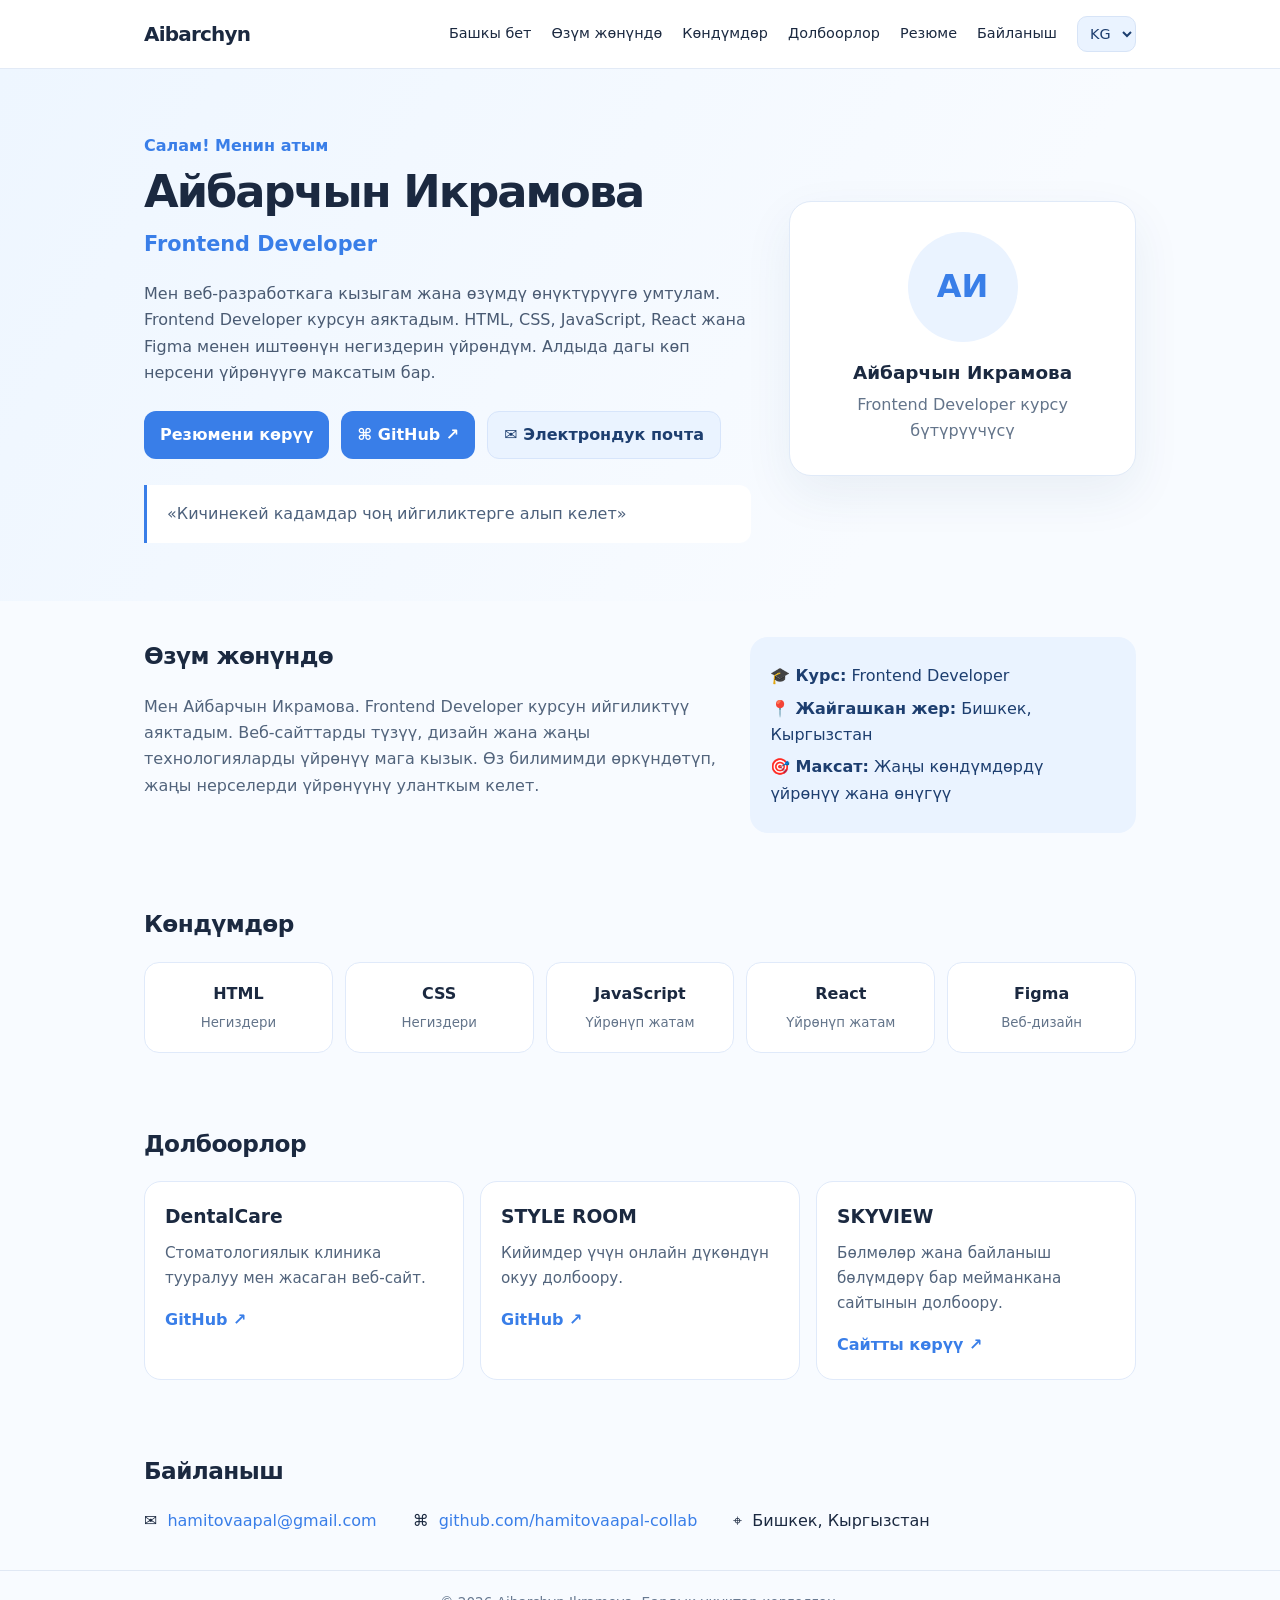
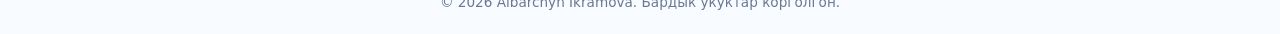
<file: index.html>
<!doctype html>
<html lang="ky">

<head>
    <meta charset="utf-8">
    <meta name="description" content="Айбарчын Икрамова — Frontend Developer. Көндүмдөр, окуу долбоорлору жана резюме.">
    <meta name="viewport" content="width=device-width, initial-scale=1">
    <title>Aibarchyn Ikramova — Portfolio</title>
    <link rel="stylesheet" href="style.css">
</head>

<body>
    <main id="app">

        <header class="top">
            <div class="wrap nav">
                <a class="brand" href="#home">Aibarchyn</a>

                <nav class="navlinks" aria-label="Main navigation">
                    <a href="#home" data-i="home">Башкы бет</a>
                    <a href="#about" data-i="about">Өзүм жөнүндө</a>
                    <a href="#skills" data-i="skills">Көндүмдөр</a>
                    <a href="#projects" data-i="projects">Долбоорлор</a>
                    <a href="resume.html" data-i="resumeTitle">Резюме</a>
                    <a href="#contact" data-i="contact">Байланыш</a>

                    <select id="lang" aria-label="Language">
                        <option value="ky">KG</option>
                        <option value="ru">RU</option>
                        <option value="en">EN</option>
                    </select>
                </nav>
            </div>
        </header>

        <section class="hero" id="home">
            <div class="wrap hero-grid">
                <div>
                    <p class="eyebrow" data-i="hello">Салам! Менин атым</p>
                    <h1 data-i="name">Айбарчын Икрамова</h1>
                    <p class="role">Frontend Developer</p>

                    <p class="intro" data-i="intro">
                        Мен веб-разработкага кызыгам жана өзүмдү өнүктүрүүгө умтулам.
                        Frontend Developer курсун аяктадым.
                        HTML, CSS, JavaScript, React жана Figma менен иштөөнүн
                        негиздерин үйрөндүм.
                        Алдыда дагы көп нерсени үйрөнүүгө максатым бар.
                    </p>

                    <div class="actions">
                        <a class="btn" href="resume.html" data-i="resumeBtn">Резюмени көрүү</a>
                        <a class="btn" href="https://github.com/hamitovaapal-collab"
                           target="_blank" rel="noreferrer">⌘ GitHub ↗</a>

                        <a class="btn secondary" href="mailto:hamitovaapal@gmail.com"
                           data-i="emailBtn">✉ Электрондук почта</a>
                    </div>

                    <div class="quote" data-i="quote">
                        «Кичинекей кадамдар чоң ийгиликтерге алып келет»
                    </div>
                </div>

                <aside class="profile-card">
                    <div class="initials">АИ</div>
                    <h2 data-i="name">Айбарчын Икрамова</h2>
                    <p data-i="profile">Frontend Developer курсу бүтүрүүчүсү</p>
                </aside>
            </div>
        </section>

        <section class="section" id="about">
            <div class="wrap">
                <div class="about-grid">
                    <div>
                        <h2 data-i="aboutTitle">Өзүм жөнүндө</h2>
                        <p class="muted" data-i="aboutText">
                            Мен Айбарчын Икрамова. Frontend Developer курсун ийгиликтүү
                            аяктадым. Веб-сайттарды түзүү, дизайн жана жаңы технологияларды
                            үйрөнүү мага кызык. Өз билимимди өркүндөтүп, жаңы нерселерди
                            үйрөнүүнү уланткым келет.
                        </p>
                    </div>

                    <div class="info">
                        <p>🎓 <strong data-i="courseLabel">Курс:</strong> Frontend Developer</p>
                        <p>📍 <strong data-i="locationLabel">Жайгашкан жер:</strong> Бишкек, Кыргызстан</p>
                        <p>🎯 <strong data-i="goalLabel">Максат:</strong>
                            <span data-i="goal">Жаңы көндүмдөрдү үйрөнүү жана өнүгүү</span>
                        </p>
                    </div>
                </div>
            </div>
        </section>

        <section class="section" id="skills">
            <div class="wrap">
                <h2 data-i="skillsTitle">Көндүмдөр</h2>

                <div class="skills">
                    <div class="skill">HTML<small data-i="basic">Негиздери</small></div>
                    <div class="skill">CSS<small data-i="basic">Негиздери</small></div>
                    <div class="skill">JavaScript<small data-i="learning">Үйрөнүп жатам</small></div>
                    <div class="skill">React<small data-i="learning">Үйрөнүп жатам</small></div>
                    <div class="skill">Figma<small data-i="design">Веб-дизайн</small></div>
                </div>
            </div>
        </section>

        <section class="section" id="projects">
            <div class="wrap">
                <h2 data-i="projectsTitle">Долбоорлор</h2>

                <div class="projects">

                    <article class="project">
                        <h3>DentalCare</h3>
                        <p data-i="dental">
                            Стоматологиялык клиника тууралуу мен жасаган веб-сайт.
                        </p>
                        <a href="https://github.com/hamitovaapal-collab/DentalCare"
                           target="_blank" rel="noreferrer">GitHub ↗</a>
                    </article>

                    <article class="project">
                        <h3>STYLE ROOM</h3>
                        <p data-i="style">
                            Кийимдер үчүн онлайн дүкөндүн окуу долбоору.
                        </p>
                        <a href="https://github.com/hamitovaapal-collab/style-room-2026"
                           target="_blank" rel="noreferrer">GitHub ↗</a>
                    </article>

                    <article class="project">
                        <h3>SKYVIEW</h3>
                        <p data-i="sky">
                            Бөлмөлөр жана байланыш бөлүмдөрү бар мейманкана сайтынын долбоору.
                        </p>
                        <a href="https://hamitovaapal-collab.github.io/Skyview/"
                           target="_blank" rel="noreferrer" data-i="skyLink">
                            Сайтты көрүү ↗
                        </a>
                    </article>

                </div>

                
            </div>
        </section>

        <section class="section" id="contact">
            <div class="wrap">
                <h2 data-i="contactTitle">Байланыш</h2>

                <div class="contact-row">
                    <div class="contact-item">
                        ✉ <a href="mailto:hamitovaapal@gmail.com">hamitovaapal@gmail.com</a>
                    </div>

                    <div class="contact-item">
                        ⌘ <a href="https://github.com/hamitovaapal-collab/undefined"
                             target="_blank" rel="noreferrer">
                            github.com/hamitovaapal-collab
                        </a>
                    </div>

                    <div class="contact-item">
                        ⌖ <span data-i="city">Бишкек, Кыргызстан</span>
                    </div>
                </div>
            </div>
        </section>

        <footer class="footer">
            <div class="wrap">
                © 2026 Aibarchyn Ikramova.
                <span data-i="rights">Бардык укуктар корголгон.</span>
            </div>
        </footer>

    </main>

    <script src="script.js"></script>
</body>
</html>
</file>
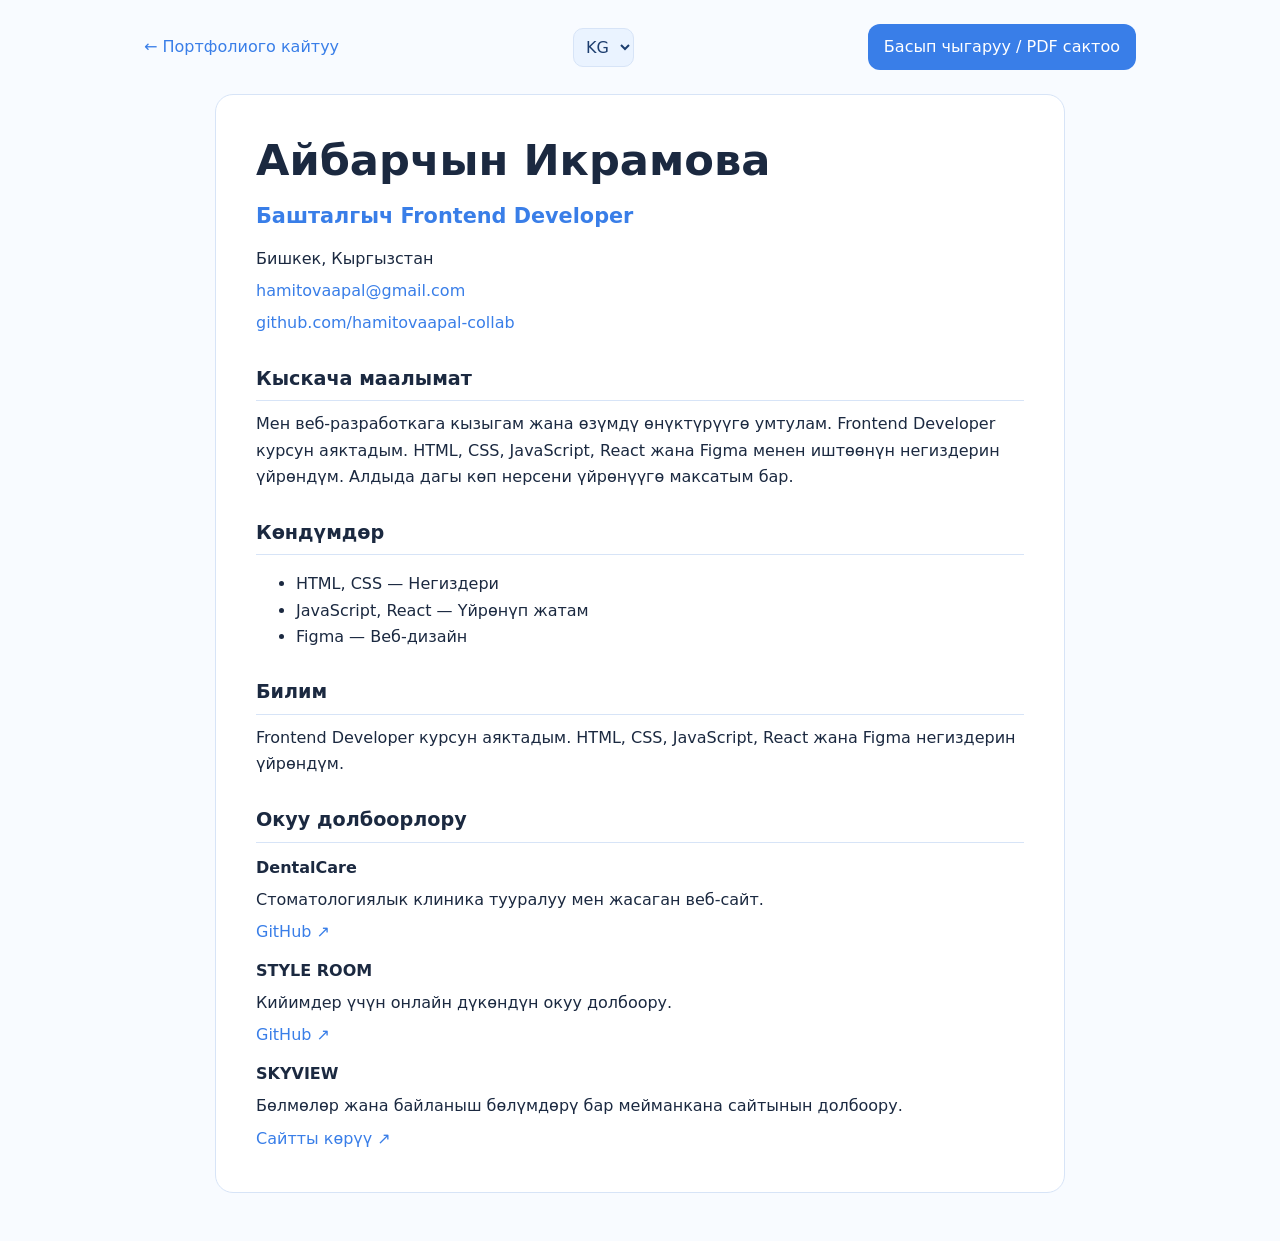
<file: resume.html>
<!doctype html>
<html lang="ky"><head><meta charset="utf-8"><meta name="viewport" content="width=device-width, initial-scale=1"><title>Айбарчын Икрамова — Резюме</title><link rel="stylesheet" href="style.css"></head>
<body class="resume-page"><main class="wrap">
<div class="resume-toolbar"><a href="index.html" data-i="back">← Портфолиого кайтуу</a><select id="lang" aria-label="Language"><option value="ky">KG</option><option value="ru">RU</option><option value="en">EN</option></select><button class="btn" id="print-resume" type="button" data-i="print">Басып чыгаруу / PDF сактоо</button></div>
<article class="resume-sheet">
<header><h1 data-i="name">Айбарчын Икрамова</h1><p class="role" data-i="resumeRole">Башталгыч Frontend Developer</p><p data-i="city">Бишкек, Кыргызстан</p><p><a href="mailto:hamitovaapal@gmail.com">hamitovaapal@gmail.com</a></p><p><a href="https://github.com/hamitovaapal-collab">github.com/hamitovaapal-collab</a></p></header>
<section><h2 data-i="summary">Кыскача маалымат</h2><p data-i="intro">Frontend Developer курсун аяктадым. HTML, CSS, JavaScript, React жана Figma негиздерин үйрөндүм.</p></section>
<section><h2 data-i="skillsTitle">Көндүмдөр</h2><ul><li>HTML, CSS — <span data-i="basic">Негиздери</span></li><li>JavaScript, React — <span data-i="learning">Үйрөнүп жатам</span></li><li>Figma — <span data-i="design">Веб-дизайн</span></li></ul></section>
<section><h2 data-i="education">Билим</h2><p data-i="educationText">Frontend Developer курсун аяктадым. HTML, CSS, JavaScript, React жана Figma негиздерин үйрөндүм.</p></section>
<section><h2 data-i="practice">Окуу долбоорлору</h2>

                    <article class="resume-project">
                        <h3>DentalCare</h3>
                        <p data-i="dental">
                            Стоматологиялык клиника тууралуу мен жасаган веб-сайт.
                        </p>
                        <a href="https://github.com/hamitovaapal-collab/DentalCare"
                           target="_blank" rel="noreferrer">GitHub ↗</a>
                    </article>

                    <article class="resume-project">
                        <h3>STYLE ROOM</h3>
                        <p data-i="style">
                            Кийимдер үчүн онлайн дүкөндүн окуу долбоору.
                        </p>
                        <a href="https://github.com/hamitovaapal-collab/style-room-2026"
                           target="_blank" rel="noreferrer">GitHub ↗</a>
                    </article>

                    <article class="resume-project">
                        <h3>SKYVIEW</h3>
                        <p data-i="sky">
                            Бөлмөлөр жана байланыш бөлүмдөрү бар мейманкана сайтынын долбоору.
                        </p>
                        <a href="https://hamitovaapal-collab.github.io/Skyview/"
                           target="_blank" rel="noreferrer" data-i="skyLink">
                            Сайтты көрүү ↗
                        </a>
                    </article>

                </section>
</article></main><script src="script.js"></script></body></html>
</file>
<file: style.css>
:root {
    --site-primary: #397ee8;
    --site-on-primary: #ffffff;
    --site-secondary: #eaf3ff;
    --site-on-secondary: #1d3e6f;
    --site-background: #f8fbff;
    --site-on-background: #1b2940;
    --site-font-body: Inter, ui-sans-serif, system-ui, -apple-system, "Segoe UI", sans-serif;
    --site-heading-scale: 1;
    color-scheme: light;
}

* {
    box-sizing: border-box;
}

body {
    margin: 0;
    font-family: var(--site-font-body);
    background: light-dark(#f8fbff, #111827);
    color: light-dark(#1b2940, #e8edf6);
    line-height: 1.65;
}

a {
    color: var(--site-primary);
    text-decoration: none;
}

a:hover {
    text-decoration: underline;
}

button,
select {
    font: inherit;
}

#app {
    min-height: 100vh;
    width: 100%;
    background-color: var(--site-background);
    color: var(--site-on-background);
}

.wrap {
    max-width: 1040px;
    margin: auto;
    padding: 0 24px;
}

.top {
    border-bottom: 1px solid light-dark(#e2eaf6, #2c3545);
    background: light-dark(#ffffff, #151d2b);
}

.nav {
    min-height: 68px;
    display: flex;
    align-items: center;
    justify-content: space-between;
    gap: 18px;
}

.brand {
    font-size: 1.25rem;
    font-weight: 800;
    color: var(--site-on-background);
    letter-spacing: -.04em;
}

.navlinks {
    display: flex;
    align-items: center;
    gap: 20px;
    font-size: .9rem;
}

.navlinks a {
    color: var(--site-on-background);
}

select {
    border: 1px solid #d7e4f7;
    border-radius: 10px;
    padding: 8px;
    background: var(--site-secondary);
    color: var(--site-on-secondary);
}

.hero {
    padding: 64px 0 58px;
    background: linear-gradient(
        120deg,
        light-dark(#eef6ff, #17243a),
        var(--site-background) 72%
    );
}

.hero-grid {
    display: grid;
    grid-template-columns: 1.4fr .8fr;
    gap: 38px;
    align-items: center;
}

.eyebrow {
    font-weight: 650;
    color: var(--site-primary);
    margin: 0 0 8px;
}

.hero h1 {
    font-size: calc(2.8rem * var(--site-heading-scale));
    line-height: 1.1;
    letter-spacing: -.045em;
    margin: 0 0 10px;
}

.role {
    font-size: 1.3rem;
    font-weight: 750;
    color: var(--site-primary);
    margin: 0 0 20px;
}

.intro {
    max-width: 620px;
    color: light-dark(#4a5b73, #c4cede);
}

.actions {
    display: flex;
    gap: 12px;
    flex-wrap: wrap;
    margin-top: 24px;
}

.btn {
    display: inline-flex;
    align-items: center;
    gap: 8px;
    padding: 10px 16px;
    border-radius: 12px;
    background: var(--site-primary);
    color: var(--site-on-primary);
    font-weight: 700;
}

.btn.secondary {
    background: var(--site-secondary);
    color: var(--site-on-secondary);
    border: 1px solid light-dark(#d7e5fb, #35465e);
}

.profile-card {
    border: 1px solid light-dark(#e0eaf8, #303c50);
    border-radius: 22px;
    padding: 30px;
    background: light-dark(#fff, #1a2433);
    box-shadow: 0 18px 50px #23456b12;
}

.initials {
    height: 110px;
    width: 110px;
    display: grid;
    place-items: center;
    border-radius: 50%;
    margin: 0 auto 16px;
    background: var(--site-secondary);
    color: var(--site-primary);
    font-size: 2rem;
    font-weight: 800;
}

.profile-card h2 {
    text-align: center;
    margin: 0;
    font-size: 1.15rem;
}

.profile-card p {
    text-align: center;
    margin: 4px 0 0;
    color: light-dark(#63748a, #aeb9cb);
}

.section {
    padding: 36px 0;
}

.section h2 {
    font-size: calc(1.45rem * var(--site-heading-scale));
    margin: 0 0 18px;
    letter-spacing: -.025em;
}

.about-grid {
    display: grid;
    grid-template-columns: 1.2fr .8fr;
    gap: 28px;
    align-items: start;
}

.muted {
    color: light-dark(#52647c, #bac5d5);
}

.info {
    padding: 20px;
    border-radius: 18px;
    background: var(--site-secondary);
    color: var(--site-on-secondary);
}

.info p {
    margin: 6px 0;
}

.skills {
    display: grid;
    grid-template-columns: repeat(5, minmax(0, 1fr));
    gap: 12px;
}

.skill {
    padding: 18px 12px;
    border: 1px solid light-dark(#e0eafa, #303b4e);
    border-radius: 15px;
    background: light-dark(#fff, #192333);
    text-align: center;
    font-weight: 700;
}

.skill small {
    display: block;
    font-weight: 500;
    color: light-dark(#63748a, #b7c2d3);
    margin-top: 5px;
}

.projects {
    display: grid;
    grid-template-columns: repeat(3, minmax(0, 1fr));
    gap: 16px;
}

.project {
    border: 1px solid light-dark(#e0eafa, #303b4e);
    border-radius: 17px;
    padding: 20px;
    background: light-dark(#fff, #192333);
}

.project h3 {
    margin: 0 0 8px;
}

.project p {
    margin: 0 0 16px;
    color: light-dark(#52647c, #bac5d5);
    font-size: .95rem;
}

.project a {
    font-weight: 700;
}

.project-note {
    margin-top: 12px;
    font-size: .88rem;
}

.contact-row {
    display: flex;
    flex-wrap: wrap;
    gap: 20px 36px;
    align-items: center;
}

.contact-item {
    display: flex;
    gap: 10px;
    align-items: center;
}

.footer {
    border-top: 1px solid light-dark(#e0e8f4, #30394a);
    padding: 20px 0;
    text-align: center;
    font-size: .85rem;
    color: light-dark(#687a91, #a8b4c6);
}

.quote {
    margin-top: 26px;
    padding: 16px 20px;
    border-left: 3px solid var(--site-primary);
    background: light-dark(#fff, #1a2433);
    border-radius: 0 12px 12px 0;
    color: light-dark(#4d617c, #c2cddd);
}

@media (max-width: 760px) {
    .nav {
        align-items: flex-start;
        padding: 15px 0;
        flex-direction: column;
    }

    .navlinks {
        gap: 12px;
        flex-wrap: wrap;
    }

    .hero {
        padding: 42px 0;
    }

    .hero-grid,
    .about-grid {
        grid-template-columns: 1fr;
    }

    .hero h1 {
        font-size: 2.3rem;
    }

    .profile-card {
        max-width: 360px;
    }

    .skills {
        grid-template-columns: repeat(2, minmax(0, 1fr));
    }

    .projects {
        grid-template-columns: 1fr;
    }

    .wrap {
        padding: 0 18px;
    }
}

html { scroll-behavior: smooth; }
:focus-visible { outline: 3px solid #1d3e6f; outline-offset: 4px; }
button.btn { border: 0; cursor: pointer; font: inherit; }
.contact-item { min-width: 0; overflow-wrap: anywhere; }
.navlinks { flex-wrap: wrap; }
.resume-toolbar { display: flex; gap: 16px; justify-content: space-between; align-items: center; flex-wrap: wrap; padding: 24px 0; }
.resume-sheet { max-width: 850px; margin: 0 auto 48px; padding: 40px; background: #fff; border: 1px solid #d7e4f7; border-radius: 18px; }
.resume-sheet h1 { margin: 0; font-size: clamp(1.8rem, 5vw, 2.7rem); line-height: 1.2; }
.resume-sheet h2 { margin: 26px 0 10px; font-size: 1.2rem; border-bottom: 1px solid #d7e4f7; padding-bottom: 6px; }
.resume-sheet h3 { margin: 12px 0 4px; font-size: 1rem; }
.resume-sheet p { margin: 6px 0; }
.resume-sheet .role { margin: 12px 0; }
@media (max-width: 760px) { .resume-sheet { padding: 24px 18px; } }
@media (prefers-reduced-motion: reduce) { html { scroll-behavior: auto; } }
@media print {
  @page { size: A4; margin: 14mm; }
  body, #app { background: #fff; color: #17243a; }
  .resume-toolbar { display: none; }
  .resume-sheet { max-width: none; margin: 0; padding: 0; border: 0; border-radius: 0; font-size: 10pt; line-height: 1.4; }
  .resume-sheet h1 { font-size: 24pt; }
  .resume-sheet h2 { margin-top: 16px; break-after: avoid; }
  .resume-sheet article { break-inside: avoid; }
  a { color: #17243a; }
}
</file>
